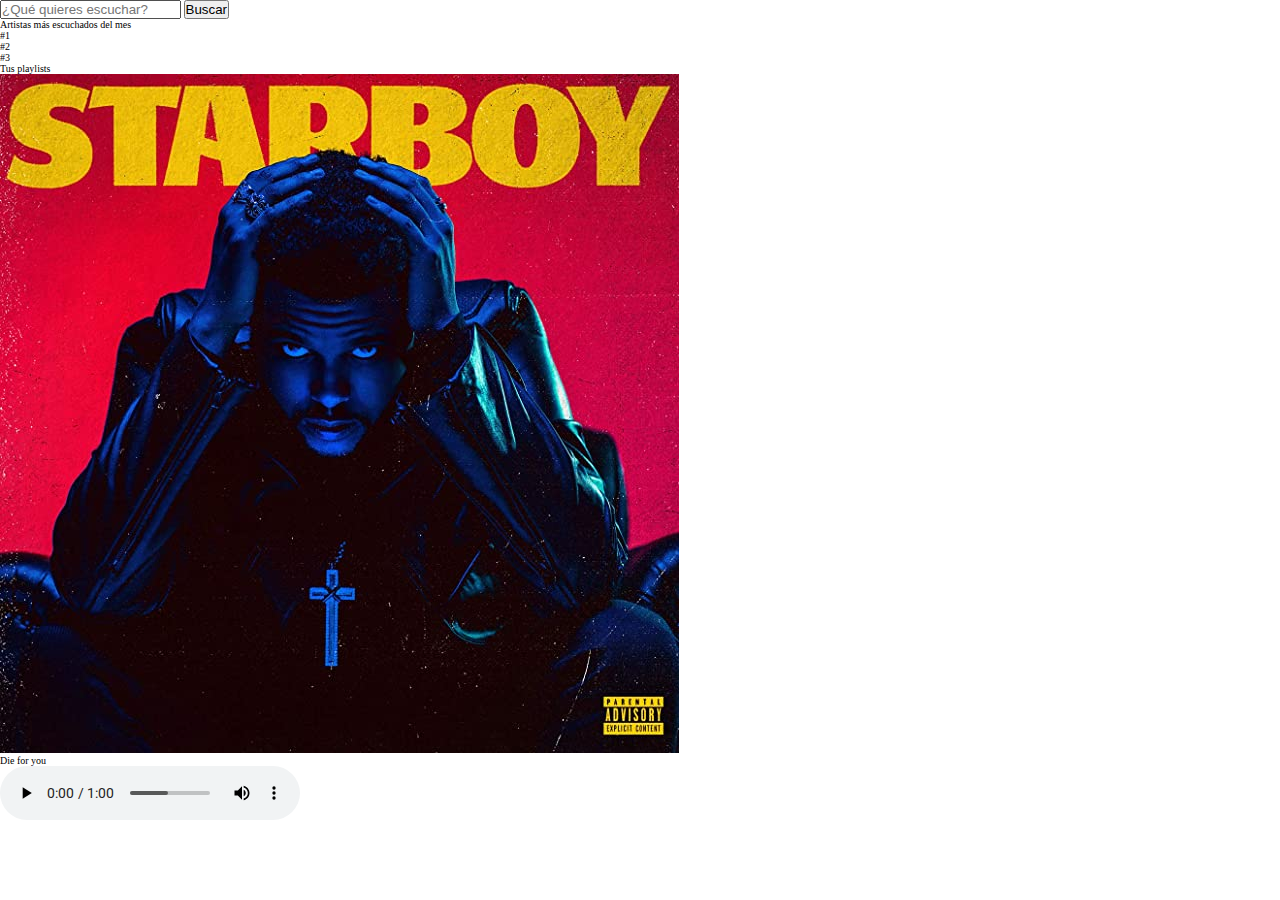
<file: index.html>
<!DOCTYPE html>
<html lang="en">
<head>
    <meta charset="UTF-8">
    <meta http-equiv="X-UA-Compatible" content="IE=edge">
    <meta name="viewport" content="width=device-width, initial-scale=1.0">
    <link rel="preconnect" href="https://fonts.googleapis.com">
    <link rel="preconnect" href="https://fonts.gstatic.com" crossorigin>
    <link href="https://fonts.googleapis.com/css2?family=Roboto&display=swap" rel="stylesheet">
    <link rel="stylesheet" href="styles.css">
    <title>Spotify</title>
</head>
<body>
    <header>
        <div class="search">
            <input type="text" placeholder="¿Qué quieres escuchar?">
            <button>Buscar</button>
        </div>
    </header>
    
    <section class="top-artists">
        <p>Artistas más escuchados del mes</p>
        <div class="cards-artists">
            <div class="card1">
                <p>#1</p>   
            </div>
            <div class="card2">
                <p>#2</p>
            </div>
            <div class="card3">
                <p>#3</p>
            </div>
        </div>
    </section>
    <section class="playlists">
        <p>Tus playlists</p>
        <div class="playlists-section">
            <a href="felicilandia.html"><div class="playlist1">
            </div></a>
            <a href="sci-fi.html"><div class="playlist2">
            </div></a>
            <a href="microdosis.html"><div class="playlist3">
            </div></a>
        </div>
        <div class="playlists-section">
            <a href="felicilandia.html"><div class="playlist4">
            </div></a>
            <a href="sci-fi.html"><div class="playlist5">
            </div></a>
            <a href="microdosis.html"><div class="playlist6">
            </div></a>
        </div>
    </section>
    <main>
        <div class="reproductor">
            <img src="assets/starboy.jpg" alt="">
            <p>Die for you</p>
            <audio controls src="assets/die-for-you_xf5Pqr22.mp3">
            </audio>
        </div>
    </main>
</body>
</html>
</file>
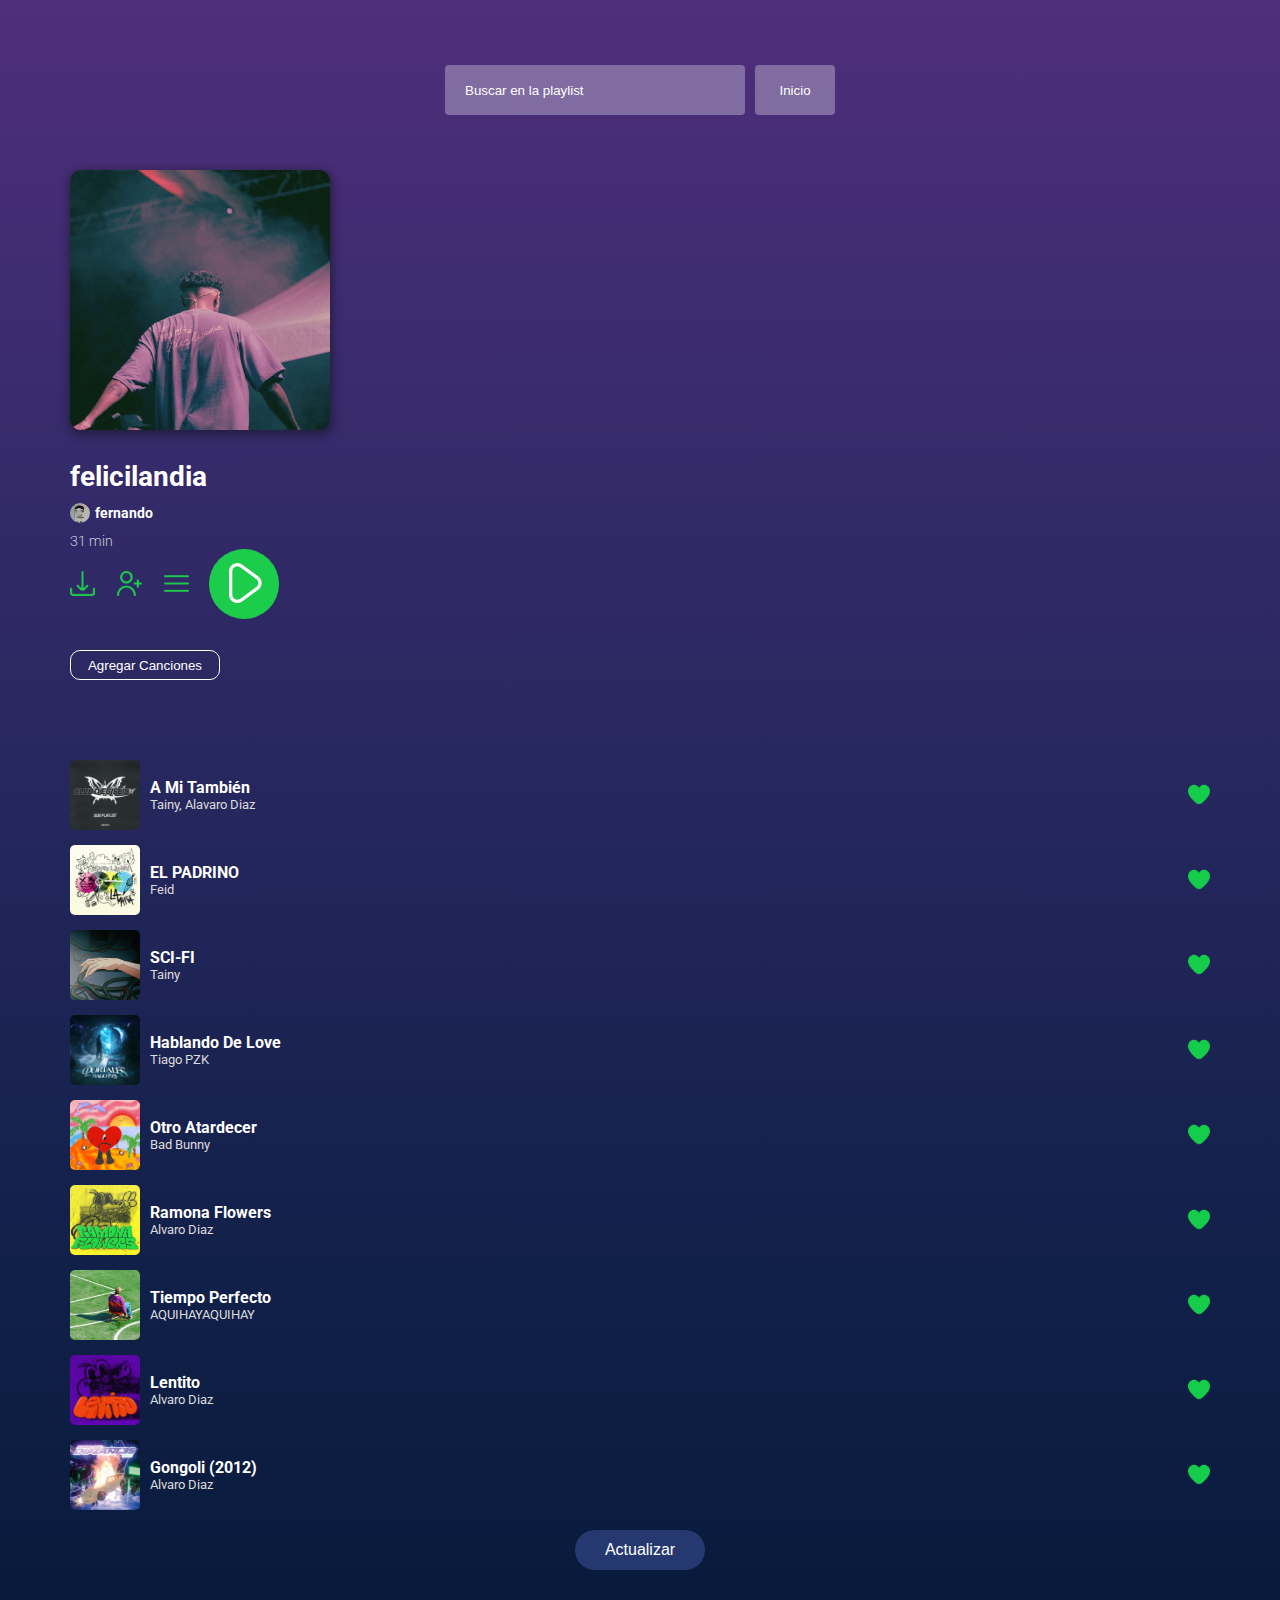
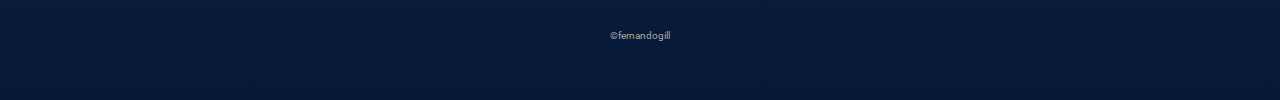
<file: felicilandia.html>
<!DOCTYPE html>
<html lang="en">
<head>
    <meta charset="UTF-8">
    <meta http-equiv="X-UA-Compatible" content="IE=edge">
    <meta name="viewport" content="width=device-width, initial-scale=1.0">
    <link rel="preconnect" href="https://fonts.googleapis.com">
    <link rel="preconnect" href="https://fonts.gstatic.com" crossorigin>
    <link href="https://fonts.googleapis.com/css2?family=Roboto&display=swap" rel="stylesheet"> 
    <link rel="stylesheet" href="felicilandia.css">
    <title>felicilandia</title>
</head>
<body>
    <header>
        <input type="text" placeholder="Buscar en la playlist">
        <a href="index.html"><button>Inicio</button></a>
    </header>

    <section class="portada">
        <img src="assets/portada.jpeg" alt="">
    </section>
    <section class="titulos">
        <h3>felicilandia</h3>
        <div class="user">
            <img src="assets/userprofile.jpeg" alt="">
            <p>fernando</p>
        </div>
        <h4>31 min</h4>
        <div class="icons">
            <div class="options">
                <img src="assets/download.png" alt="">
                <img src="assets/usericon.png" alt="">
                <img src="/assets/options.png" alt="">
            </div>
            <div class="play">
                <a href="#songs">
                    <img src="assets/play.png" alt="">
                </a>
            </div>
        </div>
    </section>
    <div class="agregar">
        <input type="button" value="Agregar Canciones">
    </div>
    <main class="songs" id="songs">
        <div class="song">
            <img src="assets/amitambien.jpeg" alt="">
            <div class="description">
                <h2>A Mi También</h2>
                <p>Tainy, Alavaro Diaz</p>
            </div>
            <div class="fav-icon">
                <img src="assets/like.png" alt="">
            </div>
        </div>
        <div class="song">
            <img src="assets/intershibuya.jpeg" alt="">
            <div class="description">
                <h2>EL PADRINO</h2>
                <p>Feid</p>
            </div>
            <div class="fav-icon">
                <img src="assets/like.png"" alt="">
            </div>
        </div>
        <div class="song">
            <img src="assets/tainy.png" alt="">
            <div class="description">
                <h2>SCI-FI</h2>
                <p>Tainy</p>
            </div>
            <div class="fav-icon">
                <img src="assets/like.png"" alt="">
            </div>
        </div>
        <div class="song">
            <img src="assets/portales.jpeg" alt="">
            <div class="description">
                <h2>Hablando De Love</h2>
                <p>Tiago PZK</p>
            </div>
            <div class="fav-icon">
                <img src="assets/like.png"" alt="">
            </div>
        </div>
        <div class="song">
            <img src="assets/badbo.jpeg" alt="">
            <div class="description">
                <h2>Otro Atardecer</h2>
                <p>Bad Bunny</p>
            </div>
            <div class="fav-icon">
                <img src="assets/like.png"" alt="">
            </div>
        </div>
        <div class="song">
            <img src="assets/ramona.png" alt="">
            <div class="description">
                <h2>Ramona Flowers</h2>
                <p>Alvaro Diaz</p>
            </div>
            <div class="fav-icon">
                <img src="assets/like.png" alt="">
            </div>
        </div>
        <div class="song">
            <img src="assets/aquihay.jpg" alt="">
            <div class="description">
                <h2>Tiempo Perfecto</h2>
                <p>AQUIHAYAQUIHAY</p>
            </div>
            <div class="fav-icon">
                <img src="assets/like.png" alt="">
            </div>
        </div>
         <div class="song">
            <img src="assets/lentito.jpeg" alt="">
            <div class="description">
                <h2>Lentito</h2>
                <p>Alvaro Diaz</p>
            </div>
            <div class="fav-icon">
                <img src="assets/like.png" alt="">
            </div>
        </div>
        <div class="song">
            <img src="assets/gongoli.jpeg" alt="">
            <div class="description">
                <h2>Gongoli (2012)</h2>
                <p>Alvaro Diaz</p>
            </div>
            <div class="fav-icon">
                <img src="assets/like.png" alt="">
            </div>
        </div>
        <section class="actualizar">
            <button>
                Actualizar
            </button>
        </section>
    </main>
    <footer>
        <p>©fernandogill</p>
    </footer>
</body>
</html>
</file>
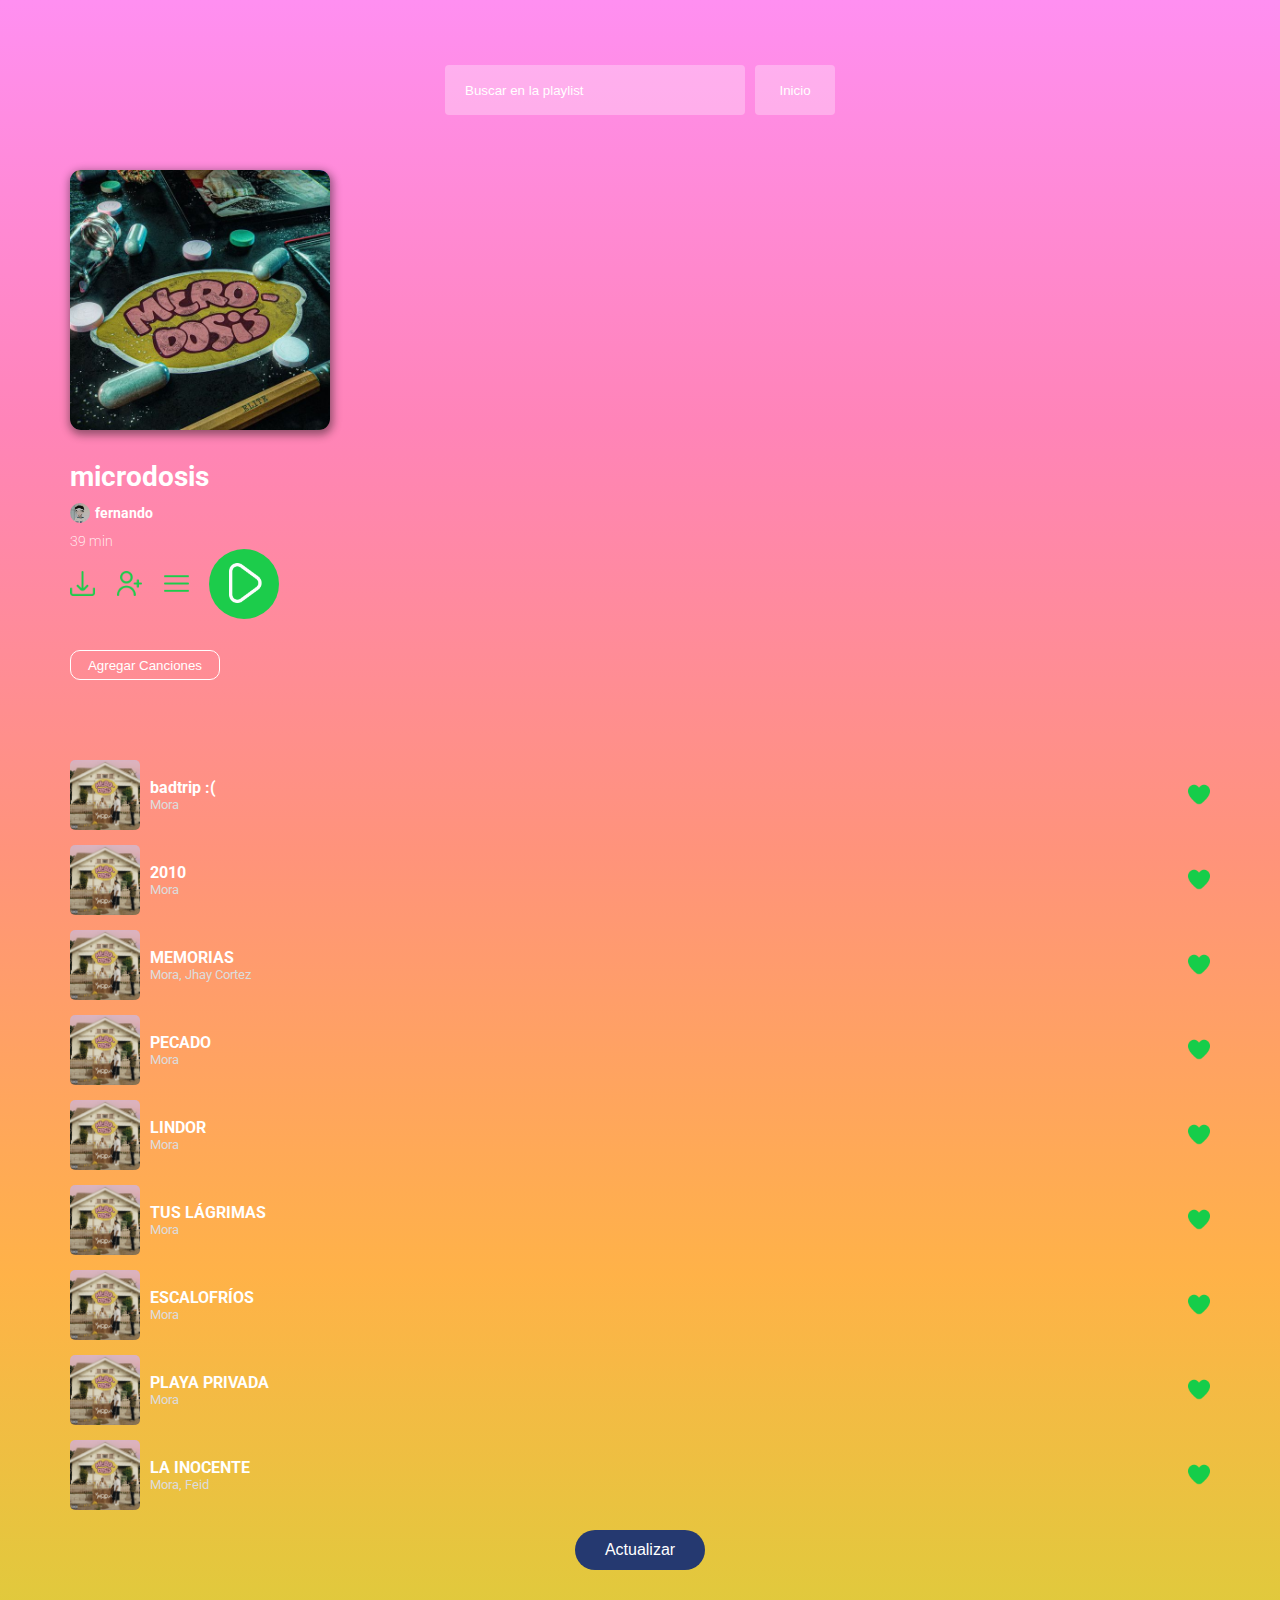
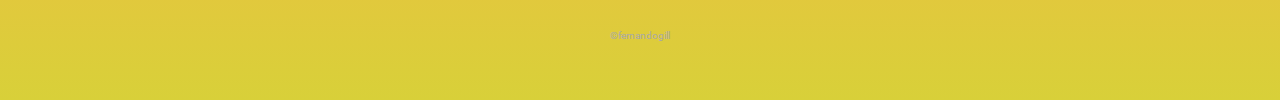
<file: microdosis.html>
<!DOCTYPE html>
<html lang="en">
<head>
    <meta charset="UTF-8">
    <meta http-equiv="X-UA-Compatible" content="IE=edge">
    <meta name="viewport" content="width=device-width, initial-scale=1.0">
    <link rel="preconnect" href="https://fonts.googleapis.com">
    <link rel="preconnect" href="https://fonts.gstatic.com" crossorigin>
    <link href="https://fonts.googleapis.com/css2?family=Roboto&display=swap" rel="stylesheet"> 
    <link rel="stylesheet" href="microdosis.css">
    <title>microdosis</title>
</head>
<body>
    <header>
        <input type="text" placeholder="Buscar en la playlist">
        <a href="index.html"><button>Inicio</button></a>
    </header>

    <section class="portada">
        <img src="assets/microdosis.jpg" alt="">
    </section>
    <section class="titulos">
        <h3>microdosis</h3>
        <div class="user">
            <img src="assets/userprofile.jpeg" alt="">
            <p>fernando</p>
        </div>
        <h4>39 min</h4>
        <div class="icons">
            <div class="options">
                <img src="assets/download.png" alt="">
                <img src="assets/usericon.png" alt="">
                <img src="/assets/options.png" alt="">
            </div>
            <div class="play">
                <a href="#songs">
                    <img src="assets/play.png" alt="">
                </a>
            </div>
        </div>
    </section>
    <div class="agregar">
        <input type="button" value="Agregar Canciones">
    </div>
    <main class="songs" id="songs">
        <div class="song">
            <img src="assets/micro.jpeg" alt="">
            <div class="description">
                <h2>badtrip :(</h2>
                <p>Mora</p>
            </div>
            <div class="fav-icon">
                <img src="assets/like.png" alt="">
            </div>
        </div>
        <div class="song">
            <img src="assets/micro.jpeg" alt="">
            <div class="description">
                <h2>2010</h2>
                <p>Mora</p>
            </div>
            <div class="fav-icon">
                <img src="assets/like.png"" alt="">
            </div>
        </div>
        <div class="song">
            <img src="assets/micro.jpeg" alt="">
            <div class="description">
                <h2>MEMORIAS</h2>
                <p>Mora, Jhay Cortez</p>
            </div>
            <div class="fav-icon">
                <img src="assets/like.png"" alt="">
            </div>
        </div>
        <div class="song">
            <img src="assets/micro.jpeg" alt="">
            <div class="description">
                <h2>PECADO</h2>
                <p>Mora</p>
            </div>
            <div class="fav-icon">
                <img src="assets/like.png"" alt="">
            </div>
        </div>
        <div class="song">
            <img src="assets/micro.jpeg" alt="">
            <div class="description">
                <h2>LINDOR</h2>
                <p>Mora</p>
            </div>
            <div class="fav-icon">
                <img src="assets/like.png"" alt="">
            </div>
        </div>
        <div class="song">
            <img src="assets/micro.jpeg" alt="">
            <div class="description">
                <h2>TUS LÁGRIMAS</h2>
                <p>Mora</p>
            </div>
            <div class="fav-icon">
                <img src="assets/like.png" alt="">
            </div>
        </div>
        <div class="song">
            <img src="assets/micro.jpeg" alt="">
            <div class="description">
                <h2>ESCALOFRÍOS</h2>
                <p>Mora</p>
            </div>
            <div class="fav-icon">
                <img src="assets/like.png" alt="">
            </div>
        </div>
         <div class="song">
            <img src="assets/micro.jpeg" alt="">
            <div class="description">
                <h2>PLAYA PRIVADA</h2>
                <p>Mora</p>
            </div>
            <div class="fav-icon">
                <img src="assets/like.png" alt="">
            </div>
        </div>
        <div class="song">
            <img src="assets/micro.jpeg" alt="">
            <div class="description">
                <h2>LA INOCENTE</h2>
                <p>Mora, Feid</p>
            </div>
            <div class="fav-icon">
                <img src="assets/like.png" alt="">
            </div>
        </div>
        <section class="actualizar">
            <button>
                Actualizar
            </button>
        </section>
    </main>
    <footer>
        <p>©fernandogill</p>
    </footer>
</body>
</html>
</file>
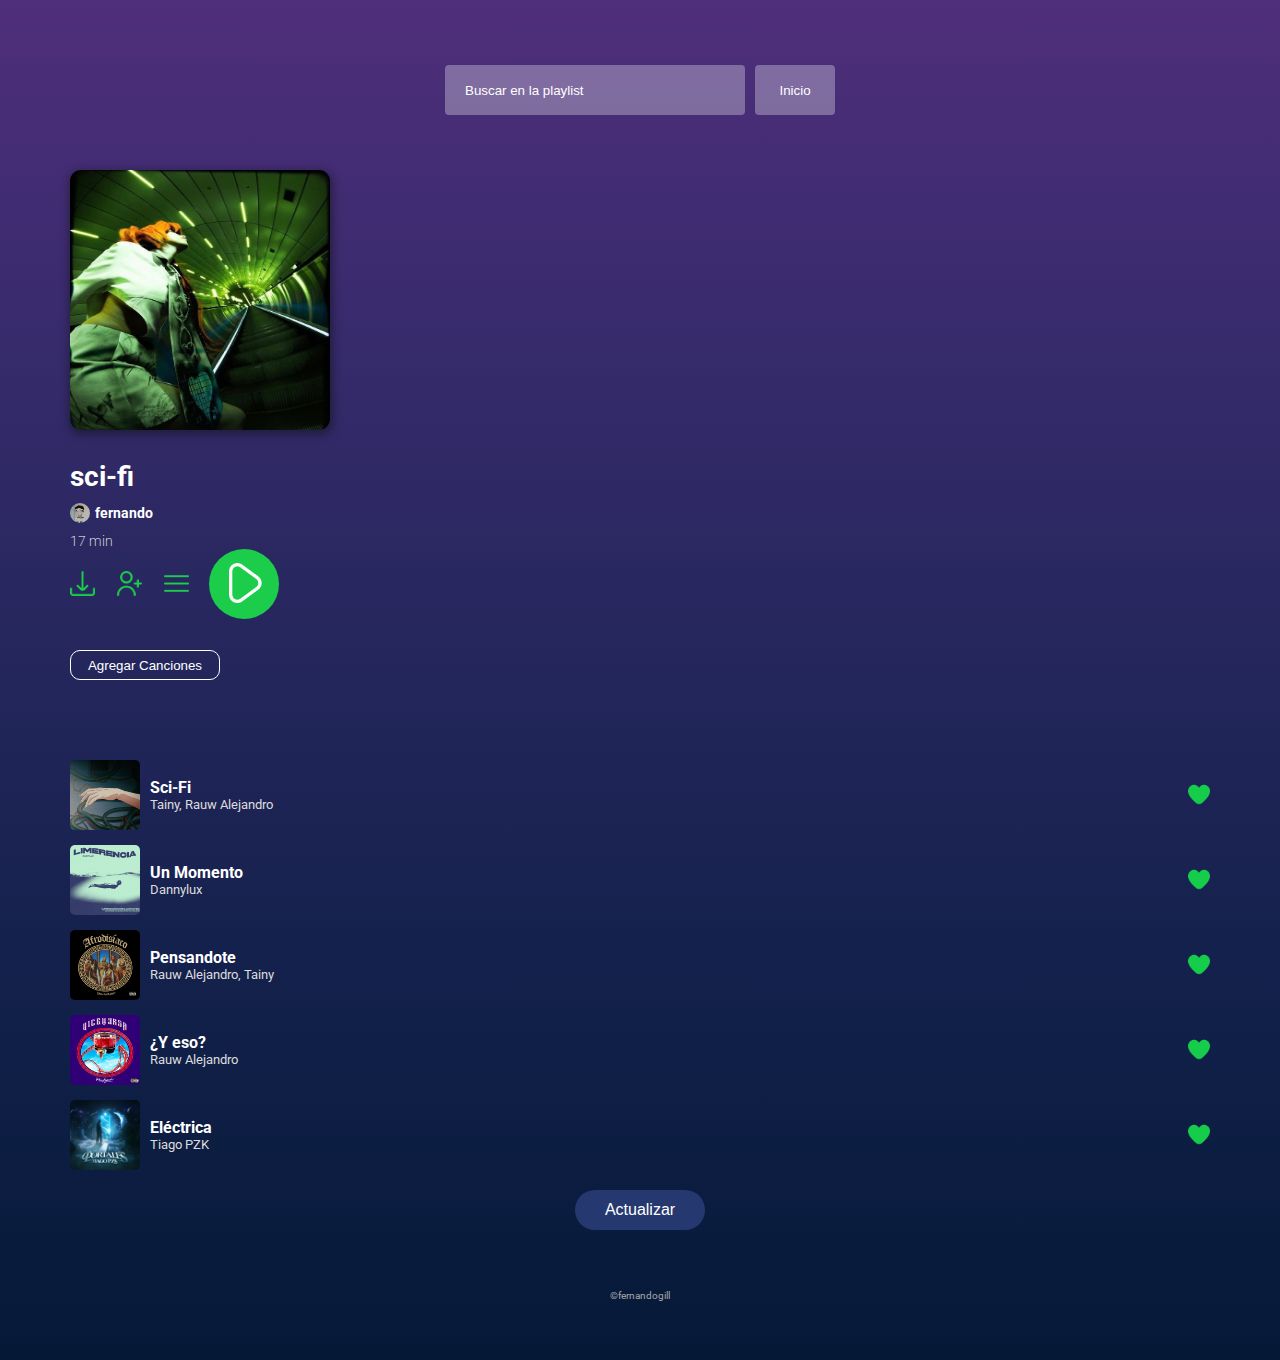
<file: sci-fi.html>
<!DOCTYPE html>
<html lang="en">
<head>
    <meta charset="UTF-8">
    <meta http-equiv="X-UA-Compatible" content="IE=edge">
    <meta name="viewport" content="width=device-width, initial-scale=1.0">
    <link rel="preconnect" href="https://fonts.googleapis.com">
    <link rel="preconnect" href="https://fonts.gstatic.com" crossorigin>
    <link href="https://fonts.googleapis.com/css2?family=Roboto&display=swap" rel="stylesheet"> 
    <link rel="stylesheet" href="sci-fi.css">
    <title>sci-fi</title>
</head>
<body>
    <header>
        <input type="text" placeholder="Buscar en la playlist">
        <a href="index.html"><button>Inicio</button></a>
    </header>

    <section class="portada">
        <img src="assets/japan.jpg" alt="">
    </section>
    <section class="titulos">
        <h3>sci-fi</h3>
        <div class="user">
            <img src="assets/userprofile.jpeg" alt="">
            <p>fernando</p>
        </div>
        <h4>17 min</h4>
        <div class="icons">
            <div class="options">
                <img src="assets/download.png" alt="">
                <img src="assets/usericon.png" alt="">
                <img src="/assets/options.png" alt="">
            </div>
            <div class="play">
                <a href="#songs">
                    <img src="assets/play.png" alt="">
                </a>
            </div>
        </div>
    </section>
    <div class="agregar">
        <input type="button" value="Agregar Canciones">
    </div>
    <main class="songs" id="songs">
        <div class="song">
            <img src="assets/tainy.png" alt="">
            <div class="description">
                <h2>Sci-Fi</h2>
                <p>Tainy, Rauw Alejandro</p>
            </div>
            <div class="fav-icon">
                <img src="assets/like.png" alt="">
            </div>
        </div>
        <div class="song">
            <img src="assets/danny.jpg" alt="">
            <div class="description">
                <h2>Un Momento</h2>
                <p>Dannylux</p>
            </div>
            <div class="fav-icon">
                <img src="assets/like.png"" alt="">
            </div>
        </div>
        <div class="song">
            <img src="assets/afrodisiaco.png" alt="">
            <div class="description">
                <h2>Pensandote</h2>
                <p>Rauw Alejandro, Tainy</p>
            </div>
            <div class="fav-icon">
                <img src="assets/like.png"" alt="">
            </div>
        </div>
        <div class="song">
            <img src="assets/vice.png" alt="">
            <div class="description">
                <h2>¿Y eso?</h2>
                <p>Rauw Alejandro</p>
            </div>
            <div class="fav-icon">
                <img src="assets/like.png"" alt="">
            </div>
        </div>
        <div class="song">
            <img src="assets/portales.jpeg" alt="">
            <div class="description">
                <h2>Eléctrica</h2>
                <p>Tiago PZK</p>
            </div>
            <div class="fav-icon">
                <img src="assets/like.png"" alt="">
            </div>
        </div>
        <section class="actualizar">
            <button>
                Actualizar
            </button>
        </section>
    </main>
    <footer>
        <p>©fernandogill</p>
    </footer>
</body>
</html>
</file>
<file: styles.css>
html {
    font-size: 62.5%;
    scroll-behavior: smooth;
}

* {
    margin: 0;
    padding: 0;
    box-sizing: border-box;
}

@media only screen and (max-width: 768px) {

    body {
        height: 100%;
        width: 100%;
        padding: 3rem 3rem;
        font-family: 'Roboto', sans-serif;
        background-repeat: no-repeat;
        background-size: cover;
        background-color: #191919;
    }

    header {
        display: flex;
        align-items: center;
        justify-content: center;
    }


    header .search {
        display: flex;
        align-items: center;
    }

    header .search input {
        height: 5rem;
        width: 24rem;
        border: none;
        border-radius: 4px 0px 0px 4px;
        padding-left: 1.5rem;
        background-color: rgba(254, 254, 255, 0.303);
        color: white;
    }

    .search input::placeholder {
        color: white;
    }

    .search input:nth-child(1):focus {
        outline: none;
    }

    header button {
        color: white;
        background-color: rgba(254, 254, 255, 0.303);
        border: none;
        width: 9rem;
        height: 5rem;
        margin-left: 1px;
        border-radius: 0px 4px 4px 0px;
    }

    .top-artists {
        margin-top: 3rem;
        height: 20rem;
    }

    .top-artists p {
        font-size: 1.8rem;
        color: white;
        font-weight: bold;
    }

    .cards-artists {
        display: flex;
        align-items: center;
        justify-content: space-between;
        margin-top: 2rem;
    }

    .card1 {
        height: 15rem;
        width: 10rem;
        margin-right: 1rem;
        background-image: url(assets/alvarou.jpeg);
        background-size: cover;
        background-position: center;
        border-radius: 6px;
        padding: 1rem;
    }
    .card2 {
        height: 15rem;
        width: 10rem;
        margin-right: 1rem;
        background-image: url(assets/ferxxo.jpg);
        background-size: cover;
        background-position: center;
        border-radius: 6px;
        padding: 1rem;
    }
    .card3 {
        height: 15rem;
        width: 10rem;
        background-image: url(assets/mora.jpg);
        background-size: cover;
        background-position: center;
        border-radius: 6px;
        padding: 1rem;
    }

    .playlists {
        margin-top: 3rem;
    }

    .playlists-section {
        margin-top: 2rem;
        display: flex;
        align-items: center;
        justify-content: space-between;
    }

    .playlists p {
        font-size: 1.8rem;
        color: white;
        font-weight: bold;
    }

    .playlists a {
        text-decoration: none;
    }

    .playlist1 {
        display: flex;
        justify-content: flex-end;
        padding: 1rem;
        width: 10rem;
        height: 10rem;
        margin-bottom: 1rem;
        border-radius: 5px;
        background-image: url(assets/portada.jpeg);
        background-size: cover;
        background-repeat: no-repeat;
    }

    .playlist2 {
        display: flex;
        justify-content: flex-end;
        padding: 1rem;
        width: 10rem;
        height: 10rem;
        margin-bottom: 1rem;
        border-radius: 5px;
        background-image: url(assets/japan.jpg);
        background-size: cover;
        background-repeat: no-repeat;
        background-position: center;
    }

    .playlist3 {
        display: flex;
        justify-content: flex-end;
        padding: 1rem;
        width: 10rem;
        height: 10rem;
        margin-bottom: 1rem;
        border-radius: 5px;
        background-image: url(assets/microdosis.jpg);
        background-size: cover;
        background-repeat: no-repeat;
        background-position: center;
    }

    .playlist4 {
        display: flex;
        justify-content: flex-end;
        padding: 1rem;
        width: 10rem;
        height: 10rem;
        margin-bottom: 4rem;
        border-radius: 5px;
        background-image: url(assets/motomami.jpg);
        background-size: cover;
        background-repeat: no-repeat;
        background-position: center;
    }

    .playlist5 {
        display: flex;
        justify-content: flex-end;
        padding: 1rem;
        width: 10rem;
        height: 10rem;
        margin-bottom: 4rem;
        border-radius: 5px;
        background-image: url(assets/nostalgia.jpeg);
        background-size: cover;
        background-repeat: no-repeat;
        background-position: center;
    }

    .playlist6 {
        display: flex;
        justify-content: flex-end;
        padding: 1rem;
        width: 10rem;
        height: 10rem;
        margin-bottom: 4rem;
        border-radius: 5px;
        background-image: url(assets/yeezua.jpeg);
        background-size: cover;
        background-repeat: no-repeat;
        background-position: center;
    }


    .reproductor {
        height: 40rem;
        border: 2px solid white;
        border-radius: 15px;
        display: flex;
        justify-content: center;
        align-items: center;
        flex-direction: column;
        margin-bottom: 2rem;
    }

    .reproductor img {
        width: 22rem;
        margin: 1.5rem;
        border-radius: 8px;
    }

    .reproductor p {
        color: white;
        font-size: 2.4rem;
    }

    .reproductor audio {
        border-radius: none;
        margin: 1.5rem;
    }

}
</file>
<file: felicilandia.css>
html {
    font-size: 62.5%;
    scroll-behavior: smooth;
}

* {
    margin: 0;
    padding: 0;
    box-sizing: border-box;
}

body {
    padding: 5rem 7rem;
    width: 100%;
    height: 100%;
    font-family: 'Roboto', sans-serif;
    background-image: linear-gradient(to top, #051937, #112049, #23265b, #372b6c, #4f2e7b);
}

header {
    width: 100%;
    height: 8rem;
    display: flex;
    align-items: center;
    justify-content: center;
}

header input {
    width: 30rem;
    height: 5rem;
    margin-right: 1rem;
    padding-left: 2rem;
    background-color: rgba(254, 254, 255, 0.303);
    border: none;
    border-radius: 4px;
    color: white;
}

header input:focus {
    outline: none;
}

header input::placeholder {
    color: white;
}

header button {
    width: 8rem;
    height: 5rem;
    background-color: rgba(254, 254, 255, 0.303);
    color: white;
    border: none;
    border-radius: 4px;
}

header button:hover {
    cursor: pointer;
}

.portada {
    height: 26rem;
    display: flex;
    margin-top: 4rem;
}

.portada img {
    width: 26rem;
    height: 100%;
    border-radius: 11px;
    box-shadow: rgba(14, 14, 14, 0.442) 1px 3px 8px 2px;
}

.titulos {
    height: 17rem;
    margin-top: 3rem;
}


.titulos h3 {
    color: white;
    font-size: 2.8rem;
}

.titulos .user {
    display: flex;
    align-items: center;
}

.titulos .user img {
    width: 2rem;
    border-radius: 50%;
    margin-right: 0.5rem;
    margin-top: 1rem;
}

.titulos .user p {
    color: white;
    font-size: 1.4rem;
    margin-top: 1rem;
    font-weight: bold;
}

.titulos h4 {
    color: white;
    margin-top: 1rem;
    font-size: 1.4rem;
    font-weight: 200;
}

.icons {
    display: flex;
    align-items: center;
}

.icons img {
    width: 2.5rem;
    margin-right: 2rem;
    margin-top: 0rem;
}

.icons img:hover {
    cursor: pointer;
}


.play {
    width: 7rem;
    height: 7rem;
    border-radius: 50%;
    border: none;
    background-color: #1ccc4b;
    display: flex;
    align-items: center;
    justify-content: center;
}

.play img {
    width: 4rem;
    margin: 0px;
}

.play:hover {
    cursor: pointer;
    border: 3px solid white;
}

.agregar {
    margin-top: 2rem;
    display: flex;
    align-items: center;
}

.agregar input {
    width: 15rem;
    height: 3rem;
    background: none;
    color: white;
    border: 1px solid white;
    border-radius: 10px;
}

.agregar input:hover {
    cursor: pointer;
    background-color: white;
    color: #1ccc4b;
    transition: ease 0.6s;
}

.songs {
    margin-top: 5rem;
    margin-bottom: 5rem;
    padding-top: 3rem;
}

.song {
    width: 100%;
    height: 7rem;
    margin-bottom: 1.5rem;
    display: flex;
    align-items: center;
    position: relative;
}

.song img {
    width: 7rem;
    border-radius: 5px;
}

.song img:hover {
    cursor: pointer;
}

.song .description {
    color: white;
    display: flex;
    flex-direction: column;
    margin-left: 1rem;
}

.description h2{
    font-size: 1.6rem;
}

.description h2:hover {
    color: #1ccc4b;
    cursor: pointer;
}

.description p {
    color: gainsboro;
    font-size: 1.3rem;
}

.description p:hover {
    color: #1ccc4bb1;
    cursor: pointer;
}

.fav-icon {
    position: absolute;
    right: 0;
}

.fav-icon img {
    width: 2.2rem;
}

.actualizar {
    display: flex;
    align-items: center;
    justify-content: center;
    margin-top: 2rem;
    margin-bottom: 3rem;
}

.actualizar button {
    width: 13rem;
    height: 4rem;
    font-size: 1.6rem;
    background-color: #253970;
    border: none;
    color: white;
    border-radius: 20px;
}

.actualizar button:hover {
    cursor: pointer;
    background-color: white;
    color: #1ccc4b;
    transition: ease 0.6s;
}

footer {
    height: 3rem;
    position: relative;
    bottom: 0;
    display: flex;
    align-items: center;
    justify-content: center;
    color: darkgrey;
}

@media only screen and (max-width: 768px) {
    
    body {
        padding: 3rem 3rem;
        width: 100%;
        height: 100%;
        font-family: 'Roboto', sans-serif;
        background-image: linear-gradient(to bottom, #0e0760, #3b0c75, #601089, #85149b, #ac17ac);
    }

    header {
        width: 100%;
        height: 8rem;
        display: flex;
        align-items: center;
        justify-content: center;
    }

    header input {
        width: 22rem;
        height: 4rem;
        margin-right: 1rem;
        padding-left: 1rem;
        background-color: rgba(254, 254, 255, 0.303);
        border: none;
        border-radius: 4px;
        color: white;
    }

    header input:focus {
        outline: none;
    }

    header input::placeholder {
        color: white;
    }

    header button {
        width: 8rem;
        height: 4rem;
        background-color: rgba(254, 254, 255, 0.303);
        color: white;
        border: none;
        border-radius: 4px;
    }

    .portada {
        height: 23rem;
        display: flex;
        justify-content: center;
        margin-top: 2rem;
    }

    .portada img {
        width: 23rem;
        height: 100%;
        border-radius: 11px;
        box-shadow: rgba(14, 14, 14, 0.442) 1px 3px 8px 2px;
    }

    .titulos {
        height: 17rem;
        margin-top: 3rem;
    }


    .titulos h3 {
        color: white;
        font-size: 2.8rem;
    }

    .titulos .user {
        display: flex;
        align-items: center;
    }

    .titulos .user img {
        width: 2rem;
        border-radius: 50%;
        margin-right: 0.5rem;
        margin-top: 1rem;
    }

    .titulos .user p {
        color: white;
        font-size: 1.4rem;
        margin-top: 1rem;
        font-weight: bold;
    }

    .titulos h4 {
        color: white;
        margin-top: 1rem;
        font-size: 1.4rem;
        font-weight: 200;
    }

    .icons {
        display: flex;
        align-items: center;
        justify-content: space-between;
    }

    .icons img {
        width: 2.5rem;
        margin-right: 2rem;
        margin-top: 0rem;
    }


    .play {
        width: 7rem;
        height: 7rem;
        border-radius: 50%;
        border: none;
        background-color: #1ccc4b;
        display: flex;
        align-items: center;
        justify-content: center;
    }

    .play img {
        width: 4rem;
        margin: 0px;
    }

    .agregar {
        margin-top: 2rem;
        display: flex;
        align-items: center;
        justify-content: center;
    }

    .agregar input {
        width: 15rem;
        height: 3rem;
        background: none;
        color: white;
        border: 1px solid white;
        border-radius: 10px;
    }

    .songs {
        margin-top: 2rem;
        margin-bottom: 5rem;
    }

    .song {
        width: 100%;
        height: 7rem;
        margin-bottom: 1.5rem;
        display: flex;
        align-items: center;
        position: relative;
    }

    .song img {
        width: 7rem;
        border-radius: 4px;
    }

    .song .description {
        color: white;
        display: flex;
        flex-direction: column;
        margin-left: 1rem;
    }

    .description h2{
        font-size: 1.6rem;
    }

    .description p {
        color: gainsboro;
        font-size: 1.3rem;
    }

    .fav-icon {
        position: absolute;
        right: 0;
    }

    .fav-icon img {
        width: 2.2rem;
    }

    .actualizar {
        display: flex;
        align-items: center;
        justify-content: center;
        margin-top: 2rem;
    }

    .actualizar button {
        width: 13rem;
        height: 4rem;
        font-size: 1.6rem;
        background-color: #7221a8;
        border: none;
        color: white;
        border-radius: 20px;
    }

    footer {
        height: 3rem;
        position: relative;
        bottom: 0;
        display: flex;
        align-items: center;
        justify-content: center;
        color: darkgrey;
    }

}
</file>
<file: microdosis.css>
html {
    font-size: 62.5%;
    scroll-behavior: smooth;
}

* {
    margin: 0;
    padding: 0;
    box-sizing: border-box;
}

body {
    padding: 5rem 7rem;
    width: 100%;
    height: 100%;
    font-family: 'Roboto', sans-serif;
    background-image: linear-gradient(to top, #d8d039, #ffb248, #ff937b, #ff84b8, #ff8ff1);
}

header {
    width: 100%;
    height: 8rem;
    display: flex;
    align-items: center;
    justify-content: center;
}

header input {
    width: 30rem;
    height: 5rem;
    margin-right: 1rem;
    padding-left: 2rem;
    background-color: rgba(254, 254, 255, 0.303);
    border: none;
    border-radius: 4px;
    color: white;
}

header input:focus {
    outline: none;
}

header input::placeholder {
    color: white;
}

header button {
    width: 8rem;
    height: 5rem;
    background-color: rgba(254, 254, 255, 0.303);
    color: white;
    border: none;
    border-radius: 4px;
}

header button:hover {
    cursor: pointer;
}

.portada {
    height: 26rem;
    display: flex;
    margin-top: 4rem;
}

.portada img {
    width: 26rem;
    height: 100%;
    border-radius: 11px;
    box-shadow: rgba(14, 14, 14, 0.442) 1px 3px 8px 2px;
}

.titulos {
    height: 17rem;
    margin-top: 3rem;
}


.titulos h3 {
    color: white;
    font-size: 2.8rem;
}

.titulos .user {
    display: flex;
    align-items: center;
}

.titulos .user img {
    width: 2rem;
    border-radius: 50%;
    margin-right: 0.5rem;
    margin-top: 1rem;
}

.titulos .user p {
    color: white;
    font-size: 1.4rem;
    margin-top: 1rem;
    font-weight: bold;
}

.titulos h4 {
    color: white;
    margin-top: 1rem;
    font-size: 1.4rem;
    font-weight: 200;
}

.icons {
    display: flex;
    align-items: center;
}

.icons img {
    width: 2.5rem;
    margin-right: 2rem;
    margin-top: 0rem;
}

.icons img:hover {
    cursor: pointer;
}


.play {
    width: 7rem;
    height: 7rem;
    border-radius: 50%;
    border: none;
    background-color: #1ccc4b;
    display: flex;
    align-items: center;
    justify-content: center;
}

.play img {
    width: 4rem;
    margin: 0px;
}

.play:hover {
    cursor: pointer;
    border: 3px solid white;
}

.agregar {
    margin-top: 2rem;
    display: flex;
    align-items: center;
}

.agregar input {
    width: 15rem;
    height: 3rem;
    background: none;
    color: white;
    border: 1px solid white;
    border-radius: 10px;
}

.agregar input:hover {
    cursor: pointer;
    background-color: white;
    color: #1ccc4b;
    transition: ease 0.6s;
}

.songs {
    margin-top: 5rem;
    margin-bottom: 5rem;
    padding-top: 3rem;
}

.song {
    width: 100%;
    height: 7rem;
    margin-bottom: 1.5rem;
    display: flex;
    align-items: center;
    position: relative;
}

.song img {
    width: 7rem;
    border-radius: 5px;
}

.song img:hover {
    cursor: pointer;
}

.song .description {
    color: white;
    display: flex;
    flex-direction: column;
    margin-left: 1rem;
}

.description h2{
    font-size: 1.6rem;
}

.description h2:hover {
    color: #1ccc4b;
    cursor: pointer;
}

.description p {
    color: gainsboro;
    font-size: 1.3rem;
}

.description p:hover {
    color: #1ccc4bb1;
    cursor: pointer;
}

.fav-icon {
    position: absolute;
    right: 0;
}

.fav-icon img {
    width: 2.2rem;
}

.actualizar {
    display: flex;
    align-items: center;
    justify-content: center;
    margin-top: 2rem;
    margin-bottom: 3rem;
}

.actualizar button {
    width: 13rem;
    height: 4rem;
    font-size: 1.6rem;
    background-color: #253970;
    border: none;
    color: white;
    border-radius: 20px;
}

.actualizar button:hover {
    cursor: pointer;
    background-color: white;
    color: #1ccc4b;
    transition: ease 0.6s;
}

footer {
    height: 3rem;
    position: relative;
    bottom: 0;
    display: flex;
    align-items: center;
    justify-content: center;
    color: darkgrey;
}

@media only screen and (max-width: 768px) {
    
    body {
        padding: 3rem 3rem;
        width: 100%;
        height: 100%;
        font-family: 'Roboto', sans-serif;
        background-image: linear-gradient(to top, #d8d039, #d68b38, #ad5346, #6d3043, #2a1728);
    }

    header {
        width: 100%;
        height: 8rem;
        display: flex;
        align-items: center;
        justify-content: center;
    }

    header input {
        width: 22rem;
        height: 4rem;
        margin-right: 1rem;
        padding-left: 1rem;
        background-color: rgba(254, 254, 255, 0.303);
        border: none;
        border-radius: 4px;
        color: white;
    }

    header input:focus {
        outline: none;
    }

    header input::placeholder {
        color: white;
    }

    header button {
        width: 8rem;
        height: 4rem;
        background-color: rgba(254, 254, 255, 0.303);
        color: white;
        border: none;
        border-radius: 4px;
    }

    .portada {
        height: 23rem;
        display: flex;
        justify-content: center;
        margin-top: 2rem;
    }

    .portada img {
        width: 23rem;
        height: 100%;
        border-radius: 11px;
        box-shadow: rgba(14, 14, 14, 0.442) 1px 3px 8px 2px;
    }

    .titulos {
        height: 17rem;
        margin-top: 3rem;
    }


    .titulos h3 {
        color: white;
        font-size: 2.8rem;
    }

    .titulos .user {
        display: flex;
        align-items: center;
    }

    .titulos .user img {
        width: 2rem;
        border-radius: 50%;
        margin-right: 0.5rem;
        margin-top: 1rem;
    }

    .titulos .user p {
        color: white;
        font-size: 1.4rem;
        margin-top: 1rem;
        font-weight: bold;
    }

    .titulos h4 {
        color: white;
        margin-top: 1rem;
        font-size: 1.4rem;
        font-weight: 200;
    }

    .icons {
        display: flex;
        align-items: center;
        justify-content: space-between;
    }

    .icons img {
        width: 2.5rem;
        margin-right: 2rem;
        margin-top: 0rem;
    }


    .play {
        width: 7rem;
        height: 7rem;
        border-radius: 50%;
        border: none;
        background-color: #1ccc4b;
        display: flex;
        align-items: center;
        justify-content: center;
    }

    .play img {
        width: 4rem;
        margin: 0px;
    }

    .agregar {
        margin-top: 2rem;
        display: flex;
        align-items: center;
        justify-content: center;
    }

    .agregar input {
        width: 15rem;
        height: 3rem;
        background: none;
        color: white;
        border: 1px solid white;
        border-radius: 10px;
    }

    .songs {
        margin-top: 2rem;
        margin-bottom: 5rem;
    }

    .song {
        width: 100%;
        height: 7rem;
        margin-bottom: 1.5rem;
        display: flex;
        align-items: center;
        position: relative;
    }

    .song img {
        width: 7rem;
        border-radius: 4px;
    }

    .song .description {
        color: white;
        display: flex;
        flex-direction: column;
        margin-left: 1rem;
    }

    .description h2{
        font-size: 1.6rem;
    }

    .description p {
        color: gainsboro;
        font-size: 1.3rem;
    }

    .fav-icon {
        position: absolute;
        right: 0;
    }

    .fav-icon img {
        width: 2.2rem;
    }

    .actualizar {
        display: flex;
        align-items: center;
        justify-content: center;
        margin-top: 2rem;
    }

    .actualizar button {
        width: 13rem;
        height: 4rem;
        font-size: 1.6rem;
        background-color: #e2db20;
        border: none;
        color: white;
        border-radius: 20px;
    }

    footer {
        height: 3rem;
        position: relative;
        bottom: 0;
        display: flex;
        align-items: center;
        justify-content: center;
        color: darkgrey;
    }

}
</file>
<file: sci-fi.css>
html {
    font-size: 62.5%;
    scroll-behavior: smooth;
}

* {
    margin: 0;
    padding: 0;
    box-sizing: border-box;
}

body {
    padding: 5rem 7rem;
    width: 100%;
    height: 100%;
    font-family: 'Roboto', sans-serif;
    background-image: linear-gradient(to top, #051937, #112049, #23265b, #372b6c, #4f2e7b);
}

header {
    width: 100%;
    height: 8rem;
    display: flex;
    align-items: center;
    justify-content: center;
}

header input {
    width: 30rem;
    height: 5rem;
    margin-right: 1rem;
    padding-left: 2rem;
    background-color: rgba(254, 254, 255, 0.303);
    border: none;
    border-radius: 4px;
    color: white;
}

header input:focus {
    outline: none;
}

header input::placeholder {
    color: white;
}

header button {
    width: 8rem;
    height: 5rem;
    background-color: rgba(254, 254, 255, 0.303);
    color: white;
    border: none;
    border-radius: 4px;
}

header button:hover {
    cursor: pointer;
}

.portada {
    height: 26rem;
    display: flex;
    margin-top: 4rem;
}

.portada img {
    width: 26rem;
    height: 100%;
    border-radius: 11px;
    box-shadow: rgba(14, 14, 14, 0.442) 1px 3px 8px 2px;
}

.titulos {
    height: 17rem;
    margin-top: 3rem;
}


.titulos h3 {
    color: white;
    font-size: 2.8rem;
}

.titulos .user {
    display: flex;
    align-items: center;
}

.titulos .user img {
    width: 2rem;
    border-radius: 50%;
    margin-right: 0.5rem;
    margin-top: 1rem;
}

.titulos .user p {
    color: white;
    font-size: 1.4rem;
    margin-top: 1rem;
    font-weight: bold;
}

.titulos h4 {
    color: white;
    margin-top: 1rem;
    font-size: 1.4rem;
    font-weight: 200;
}

.icons {
    display: flex;
    align-items: center;
}

.icons img {
    width: 2.5rem;
    margin-right: 2rem;
    margin-top: 0rem;
}

.icons img:hover {
    cursor: pointer;
}


.play {
    width: 7rem;
    height: 7rem;
    border-radius: 50%;
    border: none;
    background-color: #1ccc4b;
    display: flex;
    align-items: center;
    justify-content: center;
}

.play img {
    width: 4rem;
    margin: 0px;
}

.play:hover {
    cursor: pointer;
    border: 3px solid white;
}

.agregar {
    margin-top: 2rem;
    display: flex;
    align-items: center;
}

.agregar input {
    width: 15rem;
    height: 3rem;
    background: none;
    color: white;
    border: 1px solid white;
    border-radius: 10px;
}

.agregar input:hover {
    cursor: pointer;
    background-color: white;
    color: #1ccc4b;
    transition: ease 0.6s;
}

.songs {
    margin-top: 5rem;
    margin-bottom: 5rem;
    padding-top: 3rem;
}

.song {
    width: 100%;
    height: 7rem;
    margin-bottom: 1.5rem;
    display: flex;
    align-items: center;
    position: relative;
}

.song img {
    width: 7rem;
    border-radius: 5px;
}

.song img:hover {
    cursor: pointer;
}

.song .description {
    color: white;
    display: flex;
    flex-direction: column;
    margin-left: 1rem;
}

.description h2{
    font-size: 1.6rem;
}

.description h2:hover {
    color: #1ccc4b;
    cursor: pointer;
}

.description p {
    color: gainsboro;
    font-size: 1.3rem;
}

.description p:hover {
    color: #1ccc4bb1;
    cursor: pointer;
}

.fav-icon {
    position: absolute;
    right: 0;
}

.fav-icon img {
    width: 2.2rem;
}

.actualizar {
    display: flex;
    align-items: center;
    justify-content: center;
    margin-top: 2rem;
    margin-bottom: 3rem;
}

.actualizar button {
    width: 13rem;
    height: 4rem;
    font-size: 1.6rem;
    background-color: #253970;
    border: none;
    color: white;
    border-radius: 20px;
}

.actualizar button:hover {
    cursor: pointer;
    background-color: white;
    color: #1ccc4b;
    transition: ease 0.6s;
}

footer {
    height: 3rem;
    position: relative;
    bottom: 0;
    display: flex;
    align-items: center;
    justify-content: center;
    color: darkgrey;
}

@media only screen and (max-width: 768px) {
    
    body {
        padding: 3rem 3rem;
        width: 100%;
        height: 100%;
        font-family: 'Roboto', sans-serif;
        background-image: linear-gradient(to bottom, #04046f, #00318a, #004f98, #006b9d, #05859f);
    }

    header {
        width: 100%;
        height: 8rem;
        display: flex;
        align-items: center;
        justify-content: center;
    }

    header input {
        width: 22rem;
        height: 4rem;
        margin-right: 1rem;
        padding-left: 1rem;
        background-color: rgba(254, 254, 255, 0.303);
        border: none;
        border-radius: 4px;
        color: white;
    }

    header input:focus {
        outline: none;
    }

    header input::placeholder {
        color: white;
    }

    header button {
        width: 8rem;
        height: 4rem;
        background-color: rgba(254, 254, 255, 0.303);
        color: white;
        border: none;
        border-radius: 4px;
    }

    .portada {
        height: 23rem;
        display: flex;
        justify-content: center;
        margin-top: 2rem;
    }

    .portada img {
        width: 23rem;
        height: 100%;
        border-radius: 11px;
        box-shadow: rgba(14, 14, 14, 0.442) 1px 3px 8px 2px;
    }

    .titulos {
        height: 17rem;
        margin-top: 3rem;
    }


    .titulos h3 {
        color: white;
        font-size: 2.8rem;
    }

    .titulos .user {
        display: flex;
        align-items: center;
    }

    .titulos .user img {
        width: 2rem;
        border-radius: 50%;
        margin-right: 0.5rem;
        margin-top: 1rem;
    }

    .titulos .user p {
        color: white;
        font-size: 1.4rem;
        margin-top: 1rem;
        font-weight: bold;
    }

    .titulos h4 {
        color: white;
        margin-top: 1rem;
        font-size: 1.4rem;
        font-weight: 200;
    }

    .icons {
        display: flex;
        align-items: center;
        justify-content: space-between;
    }

    .icons img {
        width: 2.5rem;
        margin-right: 2rem;
        margin-top: 0rem;
    }


    .play {
        width: 7rem;
        height: 7rem;
        border-radius: 50%;
        border: none;
        background-color: #1ccc4b;
        display: flex;
        align-items: center;
        justify-content: center;
    }

    .play img {
        width: 4rem;
        margin: 0px;
    }

    .agregar {
        margin-top: 2rem;
        display: flex;
        align-items: center;
        justify-content: center;
    }

    .agregar input {
        width: 15rem;
        height: 3rem;
        background: none;
        color: white;
        border: 1px solid white;
        border-radius: 10px;
    }

    .songs {
        margin-top: 2rem;
        margin-bottom: 5rem;
    }

    .song {
        width: 100%;
        height: 7rem;
        margin-bottom: 1.5rem;
        display: flex;
        align-items: center;
        position: relative;
    }

    .song img {
        width: 7rem;
        border-radius: 4px;
    }

    .song .description {
        color: white;
        display: flex;
        flex-direction: column;
        margin-left: 1rem;
    }

    .description h2{
        font-size: 1.6rem;
    }

    .description p {
        color: gainsboro;
        font-size: 1.3rem;
    }

    .fav-icon {
        position: absolute;
        right: 0;
    }

    .fav-icon img {
        width: 2.2rem;
    }

    .actualizar {
        display: flex;
        align-items: center;
        justify-content: center;
        margin-top: 2rem;
    }

    .actualizar button {
        width: 13rem;
        height: 4rem;
        font-size: 1.6rem;
        background-color: #4223b0;
        border: none;
        color: white;
        border-radius: 20px;
    }

    footer {
        height: 3rem;
        position: relative;
        bottom: 0;
        display: flex;
        align-items: center;
        justify-content: center;
        color: darkgrey;
    }

}
</file>
